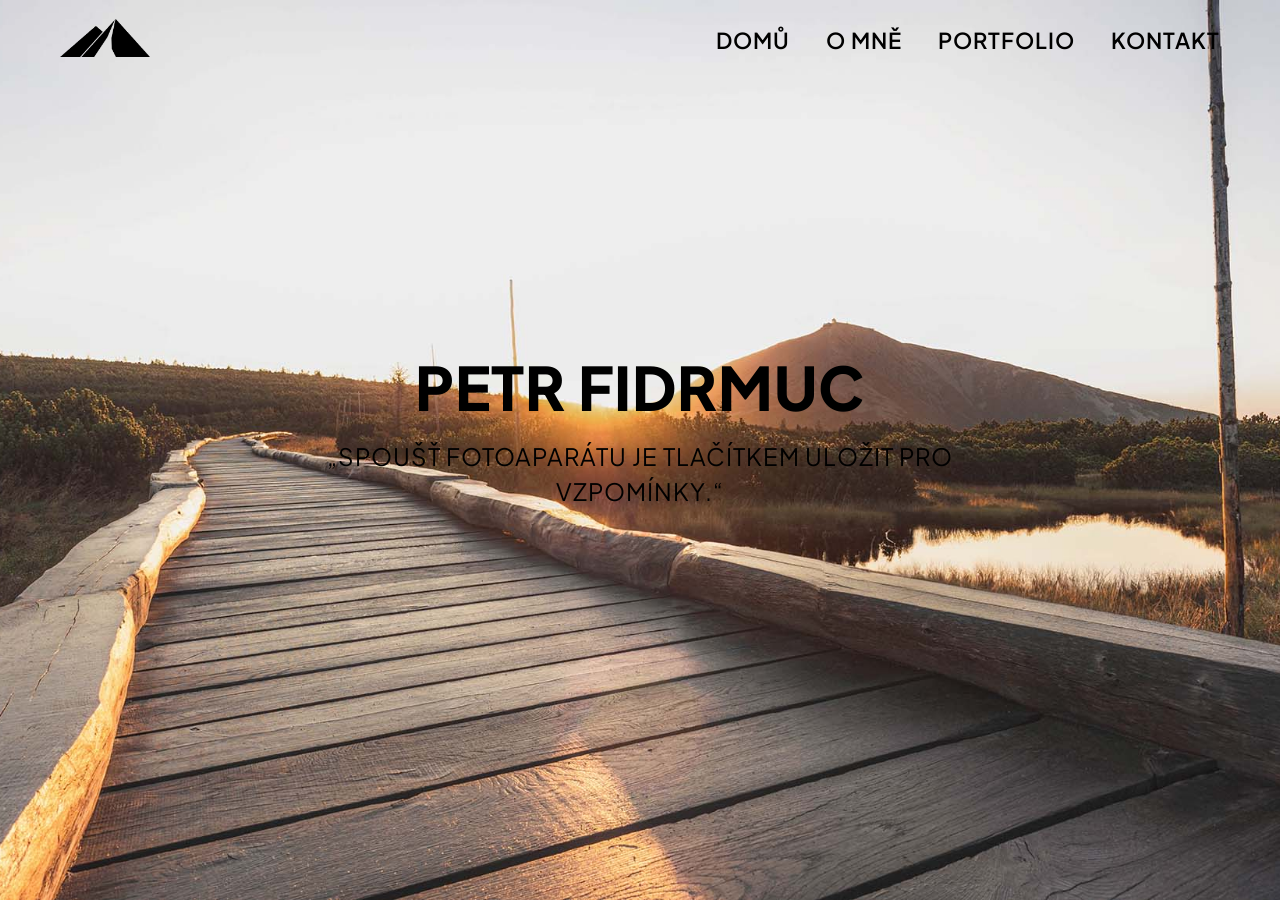
<file: index.html>
<!DOCTYPE html>
<html lang="cs">

<head>
  <meta charset="utf-8">
  <meta name="viewport" content="width=device-width">
  <title>Petr Fidrmuc</title>
  <link href="style.css" rel="stylesheet" type="text/css" />
  <link rel="icon" type="image/svg" sizes="32x32" href="images/logo.svg">
</head>

<body>
  <header id="main">
    <nav>
      <a title="Domů" href="index.html">
        <img src="images/logo.png" alt="Logo">
      </a>
      <div class="navbar" id="navbar">
        <ul>
          <li><a title="Domů" href="index.html">DOMŮ</a></li>
          <li><a title="O mně" href="aboutme.html">O MNĚ</a></li>
          <li><a title="Portfolio" href="portfolio.html">PORTFOLIO</a></li>
          <li><a title="Kontakt" href="contact.html">KONTAKT</a></li>
        </ul>
      </div>
      <div class="burger" id="burger">
        <span class="bar"></span>
        <span class="bar"></span>
        <span class="bar"></span>
      </div>
    </nav>
    <div class="hero-text">
      <h1>PETR FIDRMUC</h1>
      <p>„SPOUŠŤ FOTOAPARÁTU JE TLAČÍTKEM ULOŽIT PRO VZPOMÍNKY.“</p>
    </div>
  </header>
  <script src="script.js"></script>
  <script src="scroll.js"></script>
  <script src="scroll left.js"></script>
</body>

</html>
</file>
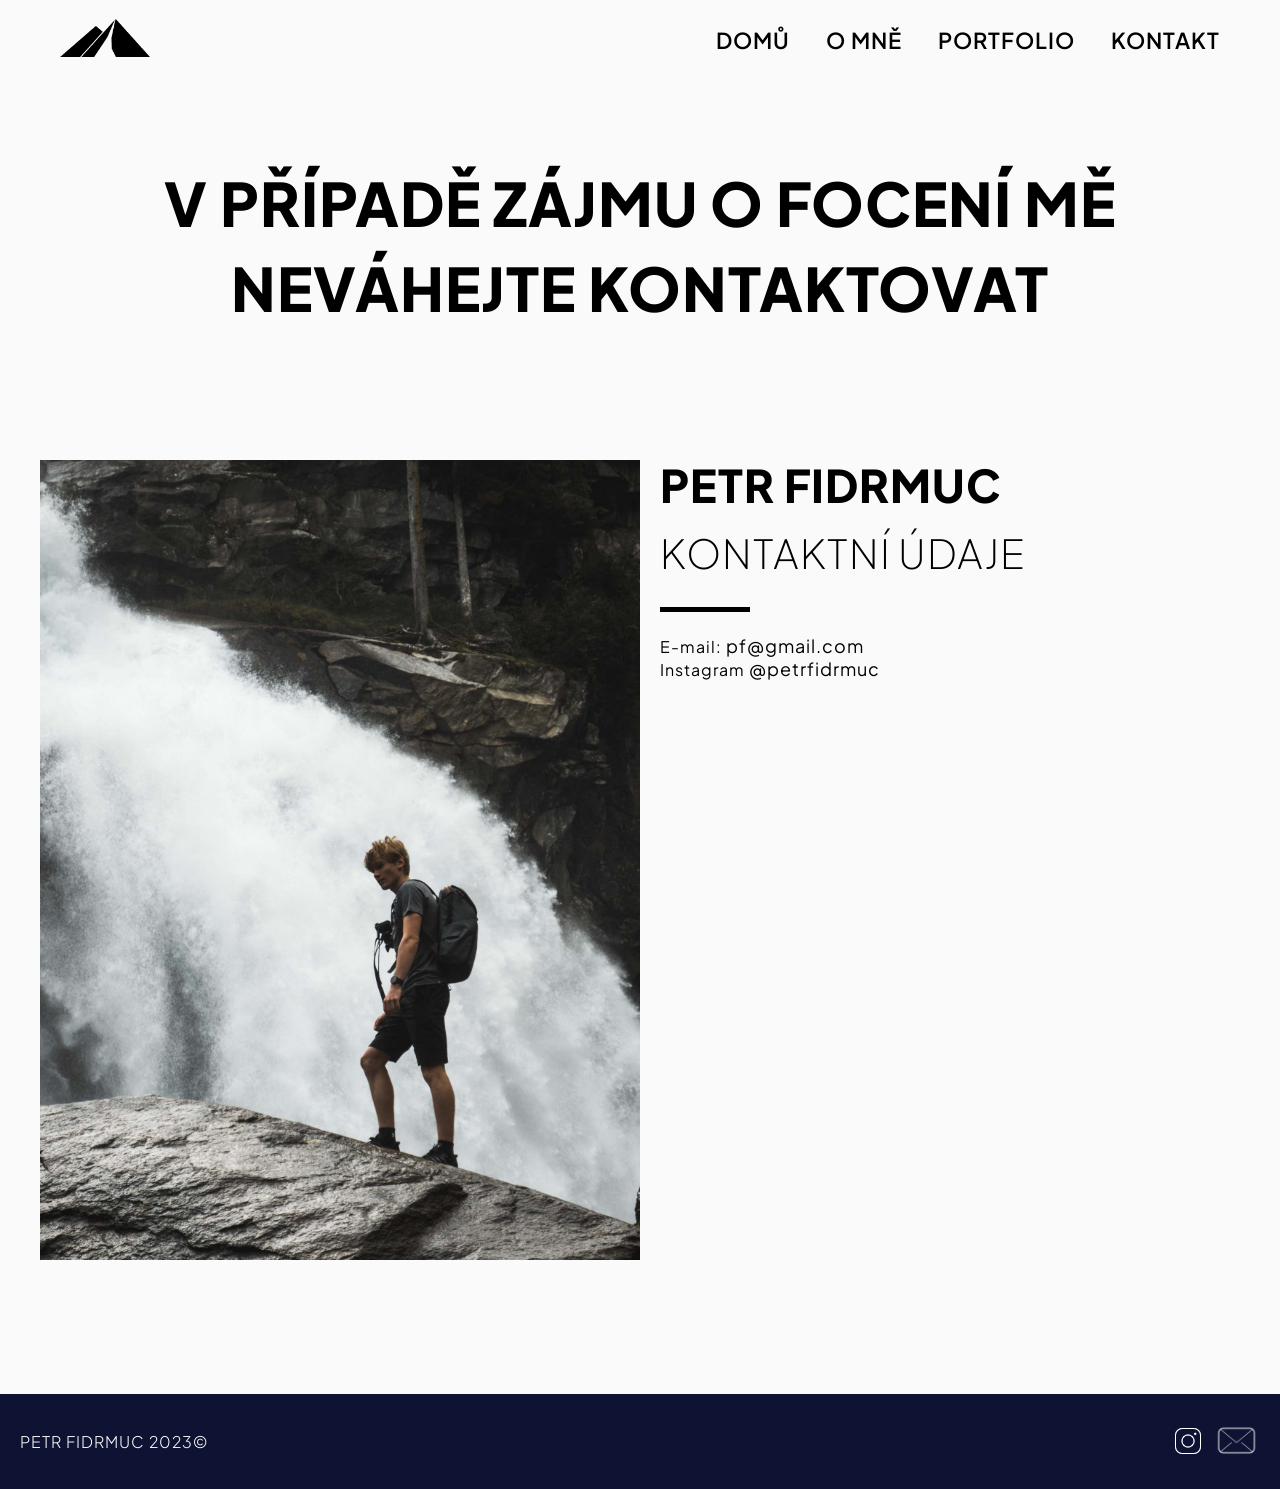
<file: contact.html>
<!DOCTYPE html>
<html lang="cs">

<head>
  <meta charset="utf-8">
  <meta name="viewport" content="width=device-width">
  <title>Petr Fidrmuc</title>
  <link href="style.css" rel="stylesheet" type="text/css" />
  <link rel="icon" type="image/svg" sizes="32x32" href="images/logo.svg">
</head>

<body>
  <header>
    <nav>
      <a title="Domů" href="index.html">
        <img src="images/logo.png" alt="Logo">
      </a>
      <div class="navbar" id="navbar">
        <ul>
          <li><a title="Domů" href="index.html">DOMŮ</a></li>
          <li><a title="O mně" href="aboutme.html">O MNĚ</a></li>
          <li><a title="Portfolio" href="portfolio.html">PORTFOLIO</a></li>
          <li><a title="Kontakt" href="contact.html">KONTAKT</a></li>
        </ul>
      </div>
      <div class="burger" id="burger">
        <span class="bar"></span>
        <span class="bar"></span>
        <span class="bar"></span>
      </div>
    </nav>
  </header>
  <main>
    <h1>V PŘÍPADĚ ZÁJMU O FOCENÍ MĚ NEVÁHEJTE KONTAKTOVAT</h1>
    <article class="card revea" id="card1">
      <div class="card__image">
        <div class="photo-container"><img class="fotka" src="images/kriml portret.jpg" alt="fotka pro sekci kontakt" />
        </div>
      </div>
      <div class="card__body">
        <h2>PETR FIDRMUC</h2>
        <h3>KONTAKTNÍ ÚDAJE</h3>
        <span class="underline"></span>
        <ul>
          <li>E-mail: <a title="Email" href="mailto:">pf@gmail.com</a></li>
          <li>Instagram <a title="Instagram" href="https://www.instagram.com/petrfidrmuc/">@petrfidrmuc</a></li>
        </ul>
      </div>
    </article>
  </main>
  <footer>
    <div>
      <p>PETR FIDRMUC 2023©</p>
      <ul>
        <li><a title="Instagram" href="https://www.instagram.com/petrfidrmuc/"><img src="images/ig.png"
              alt="instagram ikona"></a>
        <li><a title="Email" href="mailto:fidrmuc.petr05@gmail.com"><img class="mail" src="images/email.png"
              alt="email ikona"></a></li>
      </ul>
    </div>
  </footer>
  <script src="script.js"></script>
  <script src="scroll.js"></script>
  <script src="scroll left.js"></script>
  <script src="reveal right.js"></script>
</body>

</html>
</file>
<file: style.css>
@import url('https://fonts.googleapis.com/css2?family=Plus+Jakarta+Sans:ital,wght@0,200;0,300;0,400;0,500;0,600;0,700;0,800;1,200;1,300;1,400;1,500;1,600;1,700;1,800&display=swap');

:root {
  --text: #000;
  --background: #fafafa;
  --background2: #f5f4f2
}

* {
  font-family: plus Jakarta sans;
  margin: 0;
  padding: 0;
  box-sizing: border-box;
  letter-spacing: 1px;
}

html {
  height: 100%;
  width: 100%;
}

body {
  background: var(--background);
}

h1 {
  margin: 80px 0 10px 0;
  font-size: 60px;
  text-align: center;
  font-weight: 800;
  line-height: 85px;
}

h2 {
  text-align: left;
  font-size: 45px;
  font-weight: 800;
  line-height: 70px;
}

h3 {
  text-align: left;
  font-size: 40px;
  font-weight: 200;
  line-height: 65px;
}

h4 {
  font-size: 20px;
  text-align: center;
  font-weight: 200;
  word-spacing: 3px;
  line-height: 45px;
  margin: 0 10px;
}

p {
  font-size: 16px;
  font-weight: 300;
  line-height: 35px;
  margin-bottom: 20px;
}

.underline {
  background-color: var(--text);
  width: 90px;
  height: 5px;
  margin: 22px 0;
  display: flex;
}

@media (max-width: 500px) {
  h1 {
    font-size: 40px;
    line-height: 55px;
  }

  h2 {
    font-size: 28px;
    line-height: 43px;
  }

  h3 {
    font-size: 26px;
    line-height: 41px;
  }
  
  h4 {
    font-size: 16px;
    line-height: 31px;
  }

  p {
    font-size: 14px;
    line-height: 26px;
  }
}

#main {
  position: relative;
  width: 100%;
  height: 100vh;
  background-repeat: no-repeat;
  background-size: cover;
  background-position: center;
  background-image: url('images/snezkaphs.jpg');
  background-color: var(--background2);
  animation: changeBackground 8s infinite alternate ease-in-out;
}

@media (max-width: 500px) {
  #main {
    height: 94vh;
  }
}

nav {
  display: flex;
  justify-content: space-between;
  align-items: center;
  height: 80px;
  max-width: 1200px;
  margin: 0 auto;
  padding: 20px;
}

nav img {
  height: 38px;
  transition: 0.3s;
}

nav img:hover {
  scale: 1.1;
}

.navbar {
  height: 100%;
}

.navbar ul {
  display: flex;
  align-items: center;
  height: 100%;
  list-style: none;
  gap: 36px;
}

#navbar a {
  font-size: 22px;
  font-weight: 600;
  color: var(--text);
  position: relative;
  transition: all 0.3s ease-in-out;
  text-decoration: none;
}

#navbar a:hover{
  color: #555555;
}

#navbar a:before {
  content: "";
  background: #555555;
  display: block;
  position: absolute;
  bottom: -6px;
  left: 0;
  width: 0;
  right: 0;
  height: 2px;
  margin: 0 auto;
  transition: all 0.3s ease-in-out;
}

#navbar a:hover::before {
  width: 100%;
  color: var(--text);
}

.burger {
  display: none;
}

@media (max-width: 700px) {
  #navbar {
    position: absolute;
    width: 100%;
    left: 0;
    top: 0;
    z-index: 2;
    transform: translateY(-100%);
    transition: all 0.3s ease-in-out;
    height: 180px;
  }

  .navbar {
    transform: translateY(-100%);
    transition: transform 250ms ease-in-out;
    height: 100%;
    width: 100%;
  }

  .navbar ul {
    flex-direction: column;
    margin-top: 20px;
    gap: 10px;
  }

  .burger {
    display: flex;
    flex-direction: column;
    align-items: center;
    justify-content: center;
    row-gap: 9px;
    z-index: 10;
    cursor: pointer;
  }

  .bar {
    display: block;
    width: 38px;
    height: 3px;
    background-color: var(--text);
    transform-origin: 2px;
    transition: transform 250ms ease-in-out, opacity 200ms ease-in-out;
    border-radius: 5px;
  }

  .burger.menuActive .bar:first-of-type {
    transform: rotate(45deg);
  }

  .burger.menuActive .bar:nth-of-type(2) {
    opacity: 0;
  }

  .burger.menuActive .bar:last-of-type {
    transform: rotate(-45deg);
  }

  #navbar.menuActive .navbar {
    transform: translateY(20%);
  }

  #navbar.menuActive {
    transition: all 0.3s ease-in-out;
    transform: translateY(0%);
    background: rgb(0, 0, 0, 0.4);
    backdrop-filter: blur(6px);
  }
}

.hero-text {
  position: absolute;
  top: 44%;
  left: 50%;
  transform: translate(-50%, -50%);
  text-align: center;
  color: var(--text);
}

.hero-text h1 {
  font-size: 60px;
  z-index: 0;
  font-weight: 800;
}

.hero-text p {
  z-index: 0;
  font-size: 24px;
  font-weight: 400;
}

@media (max-width: 500px) {
  .hero-text h1 {
    font-size: 36px;
    font-weight: 800;
    margin: 0 -50px 0 -50px;
  }

  .hero-text p {
    z-index: 0;
    font-size: 16px;
    margin: 0 -100px 0 -100px;
    font-weight: 300;
    line-height: 31px;
  }
}

/*karty*/

.reveal {
  position: relative;
  transform: translateY(144px);
  opacity: 0;
  transition: 1.4s all ease;
}

.reveal.active {
  transform: translateY(0);
  opacity: 1;
}

.reveal__left {
  position: relative;
  transform: translateX(-144px);
  opacity: 0;
  overflow: hidden;
  transition: 1.4s all ease;
}

.reveal__left.active {
  transform: translateX(0);
  opacity: 1;
}

.reveal__right {
  position: relative;
  transform: translateX(144px);
  opacity: 0;
  overflow: hidden;
  transition: 1.4s all ease;
}

.reveal__right.active {
  transform: translateX(0);
  opacity: 1;
}

@keyframes slide-up {
  0% {
    opacity: 0;
    transform: translateY(20%);
  }
  100% {
    opacity: 1;
    transform: translateY(0);
  }
}

.reveal2,
.reveal3{
  opacity: 0;
  animation: slide-up 1.4s ease forwards;
}

.reveal2 {
  animation-delay: 0.4s;
}

.reveal3 {
  animation-delay: 0.8s;
}

.card {
	display: flex;
  padding-bottom: 40px;
  max-width: 1300px;
  margin: 100px auto;
  padding: 20px;
}

.card2 {
  background-color: var(--background2);
}

.card__vertical p {
  writing-mode: vertical-rl;
  transform: rotate(180deg);
  margin: 60px 60px 0 0;
  font-size: 16px;
  font-weight: 600;
}

.card__vertical p span {
  writing-mode: horizontal-tb;
  transform: rotate(180deg);
  font-size: 36px;
  padding-bottom: 40px;
  font-weight: 600;
  color: #5e5e5e;
}

.card__image {
	flex: 1;
  padding: 10px 20px;
}

.card__image img {
	width: 100%;
	height: 100%;
	object-fit: cover;
  transition: 0.3s;
}

.card__image img:hover {
  scale: 1.06;
}

.card__body {
	flex: 1;
}

.card__body ul {
  list-style: none;
}

.card__body a {
  font-size: 18px;
  font-weight: 400;
  color: var(--text);
  position: relative;
  transition: all 0.3s ease-in-out;
  text-decoration: none;
}

.card__body a:hover{
  color: #555555;
}

.card__body a:before {
  content: "";
  background: #555555;
  display: block;
  position: absolute;
  bottom: -6px;
  left: 0;
  width: 0;
  right: 0;
  height: 2px;
  margin: 0 auto;
  transition: all 0.3s ease-in-out;
}

.card__body a:hover::before {
  width: 100%;
  color: var(--text);
}

@media screen and (max-width: 800px) {
	.card {
		flex-direction: column;
	}
  
  .card__image {
    padding: 0;
  }

  .card__vertical {
    display: none;
  }
}

.grid-container {
  display: grid;
  grid-template-columns: repeat(2, 1fr);
  grid-template-rows: repeat(2, 1fr);
  margin: auto;
  grid-gap: 10px;  
}

.photo-container{
  width: 100%;
  overflow: hidden;
}

@media only screen and (max-width: 800px) {
  .grid-container {
    padding-bottom: 80px;
    grid-gap: 10px;    
  }
}

.fotka {
  width: 100%;
  cursor: pointer;
}

.modal {
  position: fixed;
  top: 0;
  left: 0;
  width: 100%;
  height: 100%;
  background-color: rgba(0, 0, 0, 0.9);
  display: none;
  justify-content: center;
  align-items: center;
  z-index: 5;
}

.modal-image {
  max-width: 96%;
  max-height: 96%;
  z-index: 5;
}

.galery__div {
  max-width: 1300px;
  margin: auto;
  padding: 20px;
}

.grid__galery {
  display: grid;
  grid-template-columns: repeat(4, 1fr);
  grid-template-rows: 1fr;
  gap: 10px;
  margin: 30px 0 10px 0;
  width: fit-content;
}

.grid-item {
  height: 150px;
  width: 200px;
  overflow: hidden;
}

.grid-item img {
  width: 100%;
  height: 100%;
  transition: transform 0.3s ease;
  object-fit: cover;
}

.grid-item:hover img {
  transform: scale(1.1);
}

@media only screen and (max-width: 800px) {
  .grid-item {
    height: 120px;
    width: 160px;
  }
  .grid__galery {
    display: grid;
    grid-template-columns: 1fr 1fr;
    grid-template-rows: 1fr 1fr;
    gap: 8px;
    width: fit-content;
    
  }
}

footer {
  background-color: #0e1233;
}
footer div {
  display: flex;
  justify-content: space-between;
  max-width: 1300px;
  margin: 100px auto;
  padding: 30px 20px 10px 20px;
  align-items: center;
  color: var(--background);
}

footer ul {
  list-style: none;
  display: flex;
  gap: 10px;
}

footer img {
  width: 30px;
  margin-top: -10px;
  transition: 0.3s;
}

footer img:hover {
  scale: 1.1;
}

.mail {
  width: 47px;
  margin-top: -19px;
}
</file>
